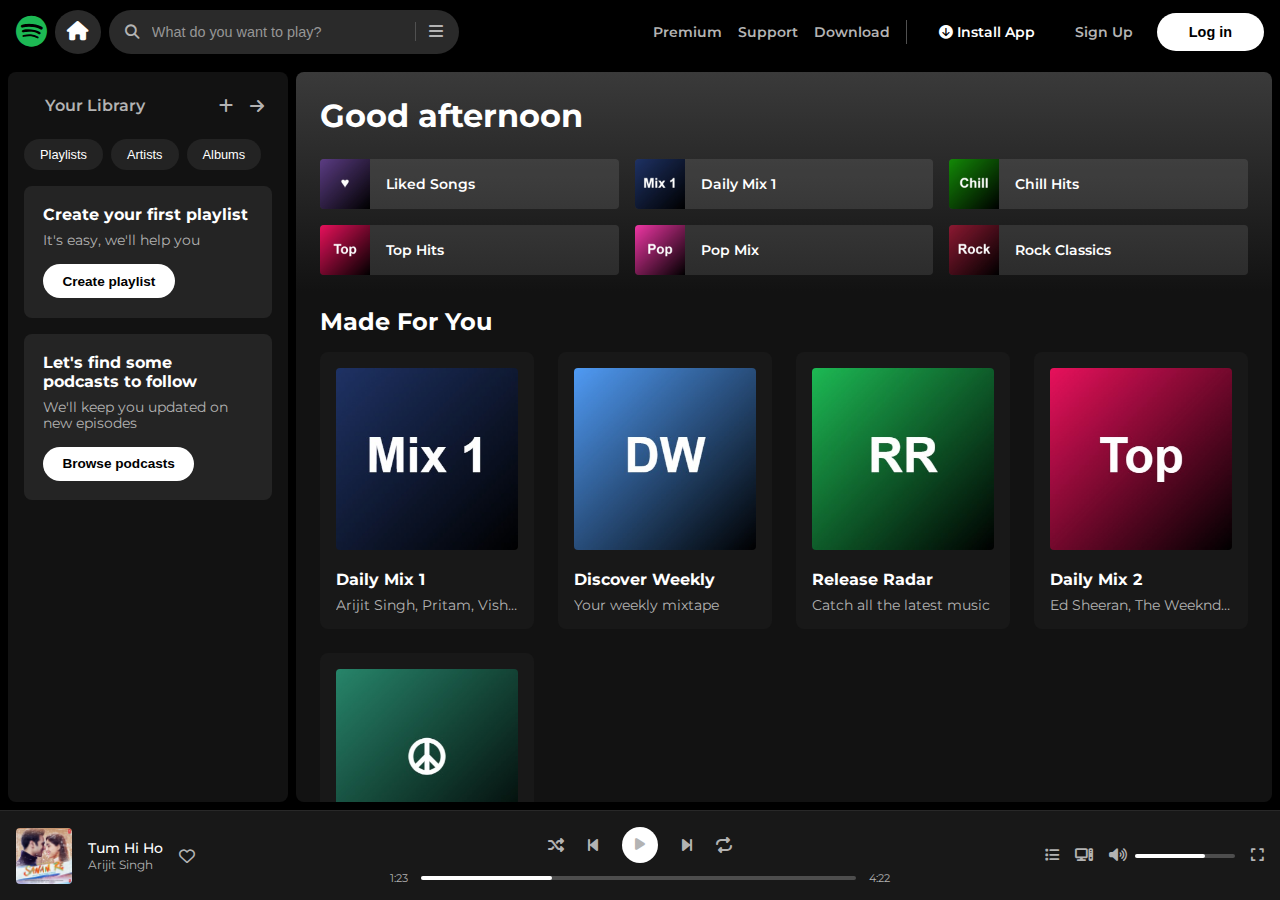
<file: spotify.html>
<!DOCTYPE html>
<html lang="en">
<head>
    <meta charset="UTF-8">
    <meta name="viewport" content="width=device-width, initial-scale=1.0">
    <title>Spotify Clone</title>
    <link rel="stylesheet" href="https://cdnjs.cloudflare.com/ajax/libs/font-awesome/6.5.0/css/all.min.css">
    <link rel="stylesheet" href="spotify.css">
    <link href="https://fonts.googleapis.com/css2?family=Montserrat:wght@400;500;600;700&display=swap" rel="stylesheet">
</head>
<body>
    <nav>
        <div class="nav-left">
            <div class="logo"><i class="fa-brands fa-spotify"></i></div>
            <div class="home"><i class="fa-solid fa-house"></i></div>
            <div class="search-bar">
                <div class="search-icon"><i class="fa-solid fa-magnifying-glass"></i></div>
                <input type="text" class="input-box" placeholder="What do you want to play?">
                <div class="browse-icon"><i class="fa-solid fa-bars"></i></div>
            </div>
        </div>
        <div class="nav-right">
            <div class="nav-links">
                <a href="#">Premium</a>
                <a href="#">Support</a>
                <a href="#">Download</a>
            </div>
            <div class="divider"></div>
            <div class="nav-actions">
                <div class="install"><i class="fa-solid fa-circle-arrow-down"></i> Install App</div>
                <div class="sign-up">Sign Up</div>
                <button class="login-button">Log in</button>
            </div>
        </div>
    </nav>

    <div class="main-container">
        <!-- Left Sidebar -->
        <aside class="sidebar">
            <div class="library-header">
                <span><i class="fa-solid fa-lines-staggered"></i> Your Library</span>
                <div class="library-icons">
                    <i class="fa-solid fa-plus"></i>
                    <i class="fa-solid fa-arrow-right"></i>
                </div>
            </div>
            <div class="filter-buttons">
                <button class="filter-btn">Playlists</button>
                <button class="filter-btn">Artists</button>
                <button class="filter-btn">Albums</button>
            </div>
            <div class="create-playlist">
                <h4>Create your first playlist</h4>
                <p>It's easy, we'll help you</p>
                <button class="create-btn">Create playlist</button>
            </div>
            <div class="browse-podcasts">
                <h4>Let's find some podcasts to follow</h4>
                <p>We'll keep you updated on new episodes</p>
                <button class="create-btn">Browse podcasts</button>
            </div>
        </aside>

        <!-- Main Content -->
        <main class="content">
            <section class="greeting">
                <h1>Good afternoon</h1>
                <div class="quick-picks">
                    <div class="quick-card"><img src="images/liked-songs.jpg" alt="Liked Songs"><span>Liked Songs</span></div>
                    <div class="quick-card"><img src="images/daily-mix-1.jpg" alt="Daily Mix 1"><span>Daily Mix 1</span></div>
                    <div class="quick-card"><img src="images/chill-hits.jpg" alt="Chill Hits"><span>Chill Hits</span></div>
                    <div class="quick-card"><img src="images/top-hits.jpg" alt="Top Hits"><span>Top Hits</span></div>
                    <div class="quick-card"><img src="images/pop-mix.jpg" alt="Pop Mix"><span>Pop Mix</span></div>
                    <div class="quick-card"><img src="images/rock-classics.jpg" alt="Rock Classics"><span>Rock Classics</span></div>
                </div>
            </section>

            <section class="playlist-section">
                <h2>Made For You</h2>
                <div class="playlist-grid">
                    <div class="playlist-card">
                        <img src="images/daily-mix-1.jpg" alt="Daily Mix 1">
                        <h4>Daily Mix 1</h4>
                        <p>Arijit Singh, Pritam, Vishal-Shekhar</p>
                        <button class="play-btn"><i class="fa-solid fa-play"></i></button>
                    </div>
                    <div class="playlist-card">
                        <img src="images/discover-weekly.jpg" alt="Discover Weekly">
                        <h4>Discover Weekly</h4>
                        <p>Your weekly mixtape</p>
                        <button class="play-btn"><i class="fa-solid fa-play"></i></button>
                    </div>
                    <div class="playlist-card">
                        <img src="images/release-radar.jpg" alt="Release Radar">
                        <h4>Release Radar</h4>
                        <p>Catch all the latest music</p>
                        <button class="play-btn"><i class="fa-solid fa-play"></i></button>
                    </div>
                    <div class="playlist-card">
                        <img src="images/top-hits.jpg" alt="Daily Mix 2">
                        <h4>Daily Mix 2</h4>
                        <p>Ed Sheeran, The Weeknd, Dua Lipa</p>
                        <button class="play-btn"><i class="fa-solid fa-play"></i></button>
                    </div>
                    <div class="playlist-card">
                        <img src="images/chill-vibes.jpg" alt="Chill Vibes">
                        <h4>Chill Vibes</h4>
                        <p>Relax and unwind</p>
                        <button class="play-btn"><i class="fa-solid fa-play"></i></button>
                    </div>
                </div>
            </section>

            <section class="playlist-section">
                <h2>Popular Artists</h2>
                <div class="playlist-grid">
                    <div class="playlist-card artist-card">
                        <img src="images/arijit-singh.jpg" alt="Arijit Singh">
                        <h4>Arijit Singh</h4>
                        <p>Artist</p>
                        <button class="play-btn"><i class="fa-solid fa-play"></i></button>
                    </div>
                    <div class="playlist-card artist-card">
                        <img src="images/ed-sheeran.jpg" alt="Ed Sheeran">
                        <h4>Ed Sheeran</h4>
                        <p>Artist</p>
                        <button class="play-btn"><i class="fa-solid fa-play"></i></button>
                    </div>
                    <div class="playlist-card artist-card">
                        <img src="images/the-weeknd.jpg" alt="The Weeknd">
                        <h4>The Weeknd</h4>
                        <p>Artist</p>
                        <button class="play-btn"><i class="fa-solid fa-play"></i></button>
                    </div>
                    <div class="playlist-card artist-card">
                        <img src="images/dua-lipa.jpg" alt="Dua Lipa">
                        <h4>Dua Lipa</h4>
                        <p>Artist</p>
                        <button class="play-btn"><i class="fa-solid fa-play"></i></button>
                    </div>
                    <div class="playlist-card artist-card">
                        <img src="images/pritam.jpg" alt="Pritam">
                        <h4>Pritam</h4>
                        <p>Artist</p>
                        <button class="play-btn"><i class="fa-solid fa-play"></i></button>
                    </div>
                </div>
            </section>
        </main>
    </div>

    <!-- Player Bar -->
    <footer class="player-bar">
        <div class="song-info">
            <img src="images/song-thumbnail.jpg" alt="Now Playing">
            <div class="song-details">
                <span class="song-name">Tum Hi Ho</span>
                <span class="artist-name">Arijit Singh</span>
            </div>
            <i class="fa-regular fa-heart"></i>
        </div>
        <div class="player-controls">
            <div class="control-buttons">
                <i class="fa-solid fa-shuffle"></i>
                <i class="fa-solid fa-backward-step"></i>
                <button class="play-pause"><i class="fa-solid fa-play"></i></button>
                <i class="fa-solid fa-forward-step"></i>
                <i class="fa-solid fa-repeat"></i>
            </div>
            <div class="progress-bar">
                <span>1:23</span>
                <div class="progress-track">
                    <div class="progress-fill"></div>
                </div>
                <span>4:22</span>
            </div>
        </div>
        <div class="extra-controls">
            <i class="fa-solid fa-list"></i>
            <i class="fa-solid fa-computer"></i>
            <div class="volume-control">
                <i class="fa-solid fa-volume-high"></i>
                <div class="volume-bar">
                    <div class="volume-fill"></div>
                </div>
            </div>
            <i class="fa-solid fa-expand"></i>
        </div>
    </footer>
    
    <script src="spotify.js"></script>
</body>
</html>
</file>
<file: spotify.css>
* {
    padding: 0;
    margin: 0;
    box-sizing: border-box;
}

body {
    background-color: black;
    font-family: "Montserrat", sans-serif;
    color: white;
    height: 100vh;
    overflow: hidden;
}

/* --- navbar --- */
nav {
    background-color: rgb(0, 0, 0);
    display: flex;
    align-items: center;
    justify-content: space-between;
    height: 4rem;
    padding: 0 1rem;
}

.nav-left {
    display: flex;
    align-items: center;
    gap: 0.5rem;
}

.nav-right {
    display: flex;
    align-items: center;
    gap: 1rem;
}

.logo {
    font-size: 2rem;
    color: #1DB954;
}

.home {
    font-size: 1.2rem;
    background-color: rgb(42, 42, 42);
    padding: 12px;
    border-radius: 50%;
    display: flex;
    align-items: center;
    justify-content: center;
    cursor: pointer;
    transition: all 0.2s;
}

.home:hover {
    background-color: rgb(50, 50, 50);
    transform: scale(1.05);
}

.search-bar {
    background-color: rgb(42, 42, 42);
    border-radius: 30px;
    height: 2.8rem;
    display: flex;
    align-items: center;
    width: 350px;
    padding: 0 1rem;
    transition: all 0.2s;
}

.input-box:focus {
    outline: none;
}

.search-bar:focus-within {
    border: 2px solid white;
    background-color: rgb(60, 60, 60);
}

.search-bar:hover {
    background-color: rgb(55, 55, 55);
    border: 1px solid rgb(80, 80, 80);
}

/* green border when typing */
.search-bar:has(.input-box:not(:placeholder-shown)) {
    border: 2px solid #1DB954;
}

.search-icon {
    color: rgb(180, 180, 180);
    font-size: 0.9rem;
}

.input-box {
    flex: 1;
    background: transparent;
    border: none;
    outline: none;
    color: white;
    padding: 0 0.8rem;
    font-size: 0.9rem;
}

.input-box::placeholder {
    color: rgb(150, 150, 150);
}

.browse-icon {
    color: rgb(180, 180, 180);
    padding-left: 0.8rem;
    border-left: 1px solid rgb(80, 80, 80);
}

.nav-links {
    display: flex;
    gap: 1rem;
}

.nav-links a {
    color: rgb(180, 180, 180);
    text-decoration: none;
    font-size: 0.85rem;
    font-weight: 600;
    transition: color 0.2s;
}

.nav-links a:hover {
    color: white;
}

.divider {
    width: 1px;
    height: 1.5rem;
    background-color: rgb(80, 80, 80);
}

.nav-actions {
    display: flex;
    align-items: center;
    gap: 0.5rem;
}

.install {
    color: white;
    font-size: 0.85rem;
    font-weight: 600;
    cursor: pointer;
    padding: 0.5rem 1rem;
    transition: transform 0.2s;
}

.install:hover {
    transform: scale(1.02);
}

.sign-up {
    color: rgb(180, 180, 180);
    font-size: 0.85rem;
    font-weight: 600;
    cursor: pointer;
    padding: 0.5rem 1rem;
    transition: color 0.2s;
}

.sign-up:hover {
    color: white;
}

.login-button {
    background-color: white;
    color: black;
    border: none;
    border-radius: 30px;
    padding: 0.7rem 2rem;
    font-size: 0.9rem;
    font-weight: 700;
    cursor: pointer;
    transition: all 0.2s;
}

.login-button:hover {
    background-color: rgb(230, 230, 230);
    transform: scale(1.05);
}

.search-bar:hover .search-icon {
    color: white;
}


/* --- main container --- */
.main-container {
    display: flex;
    height: calc(100vh - 4rem - 90px);
    gap: 8px;
    padding: 8px;
}


/* --- sidebar --- */
.sidebar {
    width: 280px;
    background-color: #121212;
    border-radius: 8px;
    padding: 1rem;
    overflow-y: auto;
}

.library-header {
    display: flex;
    justify-content: space-between;
    align-items: center;
    padding: 0.5rem;
    color: #b3b3b3;
}

.library-header span {
    display: flex;
    align-items: center;
    gap: 0.8rem;
    font-weight: 600;
}

.library-icons {
    display: flex;
    gap: 1rem;
}

.library-icons i {
    cursor: pointer;
    transition: color 0.2s;
}

.library-icons i:hover {
    color: white;
}

.filter-buttons {
    display: flex;
    gap: 0.5rem;
    margin: 1rem 0;
    flex-wrap: wrap;
}

.filter-btn {
    background-color: #232323;
    color: white;
    border: none;
    padding: 0.5rem 1rem;
    border-radius: 20px;
    font-size: 0.8rem;
    cursor: pointer;
    transition: background-color 0.2s;
}

.filter-btn:hover {
    background-color: #333;
}

.create-playlist,
.browse-podcasts {
    background-color: #242424;
    padding: 1.2rem;
    border-radius: 8px;
    margin-bottom: 1rem;
}

.create-playlist h4,
.browse-podcasts h4 {
    margin-bottom: 0.5rem;
    font-size: 1rem;
}

.create-playlist p,
.browse-podcasts p {
    color: #b3b3b3;
    font-size: 0.85rem;
    margin-bottom: 1rem;
}

.create-btn {
    background-color: white;
    color: black;
    border: none;
    padding: 0.6rem 1.2rem;
    border-radius: 20px;
    font-weight: 700;
    font-size: 0.85rem;
    cursor: pointer;
    transition: transform 0.2s;
}

.create-btn:hover {
    transform: scale(1.05);
}


/* --- main content area --- */
.content {
    flex: 1;
    background-color: #121212;
    border-radius: 8px;
    padding: 1.5rem;
    overflow-y: auto;
    background: linear-gradient(180deg, #3a3a3a 0%, #121212 30%);
}

.greeting h1 {
    font-size: 2rem;
    margin-bottom: 1.5rem;
}

/* quick picks grid */
.quick-picks {
    display: grid;
    grid-template-columns: repeat(3, 1fr);
    gap: 1rem;
    margin-bottom: 2rem;
}

.quick-card {
    background-color: rgba(255, 255, 255, 0.1);
    border-radius: 4px;
    display: flex;
    align-items: center;
    overflow: hidden;
    cursor: pointer;
    transition: background-color 0.2s;
}

.quick-card:hover {
    background-color: rgba(255, 255, 255, 0.2);
}

.quick-card img {
    width: 50px;
    height: 50px;
    object-fit: cover;
}

.quick-card span {
    padding: 0 1rem;
    font-weight: 600;
    font-size: 0.9rem;
}

/* playlist cards */
.playlist-section {
    margin-bottom: 2rem;
}

.playlist-section h2 {
    font-size: 1.5rem;
    margin-bottom: 1rem;
}

.playlist-grid {
    display: grid;
    grid-template-columns: repeat(auto-fill, minmax(180px, 1fr));
    gap: 1.5rem;
}

.playlist-card {
    background-color: #181818;
    padding: 1rem;
    border-radius: 8px;
    cursor: pointer;
    transition: background-color 0.3s, opacity 0.3s, transform 0.3s;
    position: relative;
}

.playlist-card:hover {
    background-color: #282828;
}

.playlist-card img {
    width: 100%;
    aspect-ratio: 1;
    object-fit: cover;
    border-radius: 4px;
    margin-bottom: 1rem;
}

.artist-card img {
    border-radius: 50%;
}

.playlist-card h4 {
    font-size: 1rem;
    margin-bottom: 0.5rem;
    white-space: nowrap;
    overflow: hidden;
    text-overflow: ellipsis;
}

.playlist-card p {
    color: #b3b3b3;
    font-size: 0.85rem;
    white-space: nowrap;
    overflow: hidden;
    text-overflow: ellipsis;
}

.play-btn {
    position: absolute;
    right: 1rem;
    bottom: 5rem;
    width: 48px;
    height: 48px;
    border-radius: 50%;
    background-color: #1DB954;
    border: none;
    color: black;
    font-size: 1.2rem;
    cursor: pointer;
    opacity: 0;
    transform: translateY(10px);
    transition: all 0.3s;
    box-shadow: 0 8px 16px rgba(0, 0, 0, 0.3);
}

.playlist-card:hover .play-btn {
    opacity: 1;
    transform: translateY(0);
}

.play-btn:hover {
    transform: scale(1.05);
    background-color: #1ed760;
}


/* --- player bar at bottom --- */
.player-bar {
    position: fixed;
    bottom: 0;
    left: 0;
    right: 0;
    height: 90px;
    background-color: #181818;
    display: flex;
    align-items: center;
    justify-content: space-between;
    padding: 0 1rem;
    border-top: 1px solid #282828;
}

.song-info {
    display: flex;
    align-items: center;
    gap: 1rem;
    width: 30%;
}

.song-info img {
    width: 56px;
    height: 56px;
    border-radius: 4px;
}

.song-details {
    display: flex;
    flex-direction: column;
}

.song-name {
    font-size: 0.9rem;
    font-weight: 500;
}

.artist-name {
    font-size: 0.75rem;
    color: #b3b3b3;
}

.song-info .fa-heart {
    color: #b3b3b3;
    cursor: pointer;
}

.song-info .fa-heart:hover {
    color: white;
}

/* player controls */
.player-controls {
    display: flex;
    flex-direction: column;
    align-items: center;
    gap: 0.5rem;
    width: 40%;
}

.control-buttons {
    display: flex;
    align-items: center;
    gap: 1.5rem;
}

.control-buttons i {
    color: #b3b3b3;
    cursor: pointer;
    transition: color 0.2s;
    position: relative;
}

.control-buttons i:hover {
    color: white;
}

.play-pause {
    width: 36px;
    height: 36px;
    border-radius: 50%;
    background-color: white;
    border: none;
    color: black;
    cursor: pointer;
    display: flex;
    align-items: center;
    justify-content: center;
}

.play-pause:hover {
    transform: scale(1.05);
}

.progress-bar {
    display: flex;
    align-items: center;
    gap: 0.8rem;
    width: 100%;
}

.progress-bar span {
    font-size: 0.7rem;
    color: #b3b3b3;
}

.progress-track {
    flex: 1;
    height: 4px;
    background-color: #4d4d4d;
    border-radius: 2px;
    cursor: pointer;
}

.progress-fill {
    width: 30%;
    height: 100%;
    background-color: white;
    border-radius: 2px;
}

.progress-track:hover .progress-fill {
    background-color: #1DB954;
}

/* extra controls on the right */
.extra-controls {
    display: flex;
    align-items: center;
    gap: 1rem;
    width: 30%;
    justify-content: flex-end;
}

.extra-controls i {
    color: #b3b3b3;
    cursor: pointer;
    font-size: 0.9rem;
}

.extra-controls i:hover {
    color: white;
}

.volume-control {
    display: flex;
    align-items: center;
    gap: 0.5rem;
}

.volume-bar {
    width: 100px;
    height: 4px;
    background-color: #4d4d4d;
    border-radius: 2px;
    cursor: pointer;
    position: relative;
}

.volume-fill {
    width: 70%;
    height: 100%;
    background-color: white;
    border-radius: 2px;
    transition: width 0.1s ease;
}

.volume-bar:hover .volume-fill {
    background-color: #1DB954;
}

.volume-bar:hover {
    height: 6px;
}

/* shuffle/repeat active state - green with dot */
.control-buttons .active {
    color: #1DB954 !important;
}

.control-buttons .active::after {
    content: '';
    position: absolute;
    bottom: -8px;
    left: 50%;
    transform: translateX(-50%);
    width: 4px;
    height: 4px;
    background-color: #1DB954;
    border-radius: 50%;
}


/* --- scrollbar styling --- */
::-webkit-scrollbar {
    width: 8px;
}

::-webkit-scrollbar-track {
    background: transparent;
}

::-webkit-scrollbar-thumb {
    background: #4d4d4d;
    border-radius: 4px;
}

::-webkit-scrollbar-thumb:hover {
    background: #606060;
}


/* --- responsive --- */
@media (max-width: 1024px) {
    .quick-picks {
        grid-template-columns: repeat(2, 1fr);
    }
}

@media (max-width: 768px) {
    .sidebar {
        display: none;
    }
    
    .nav-links {
        display: none;
    }
    
    .quick-picks {
        grid-template-columns: 1fr;
    }
}
</file>
